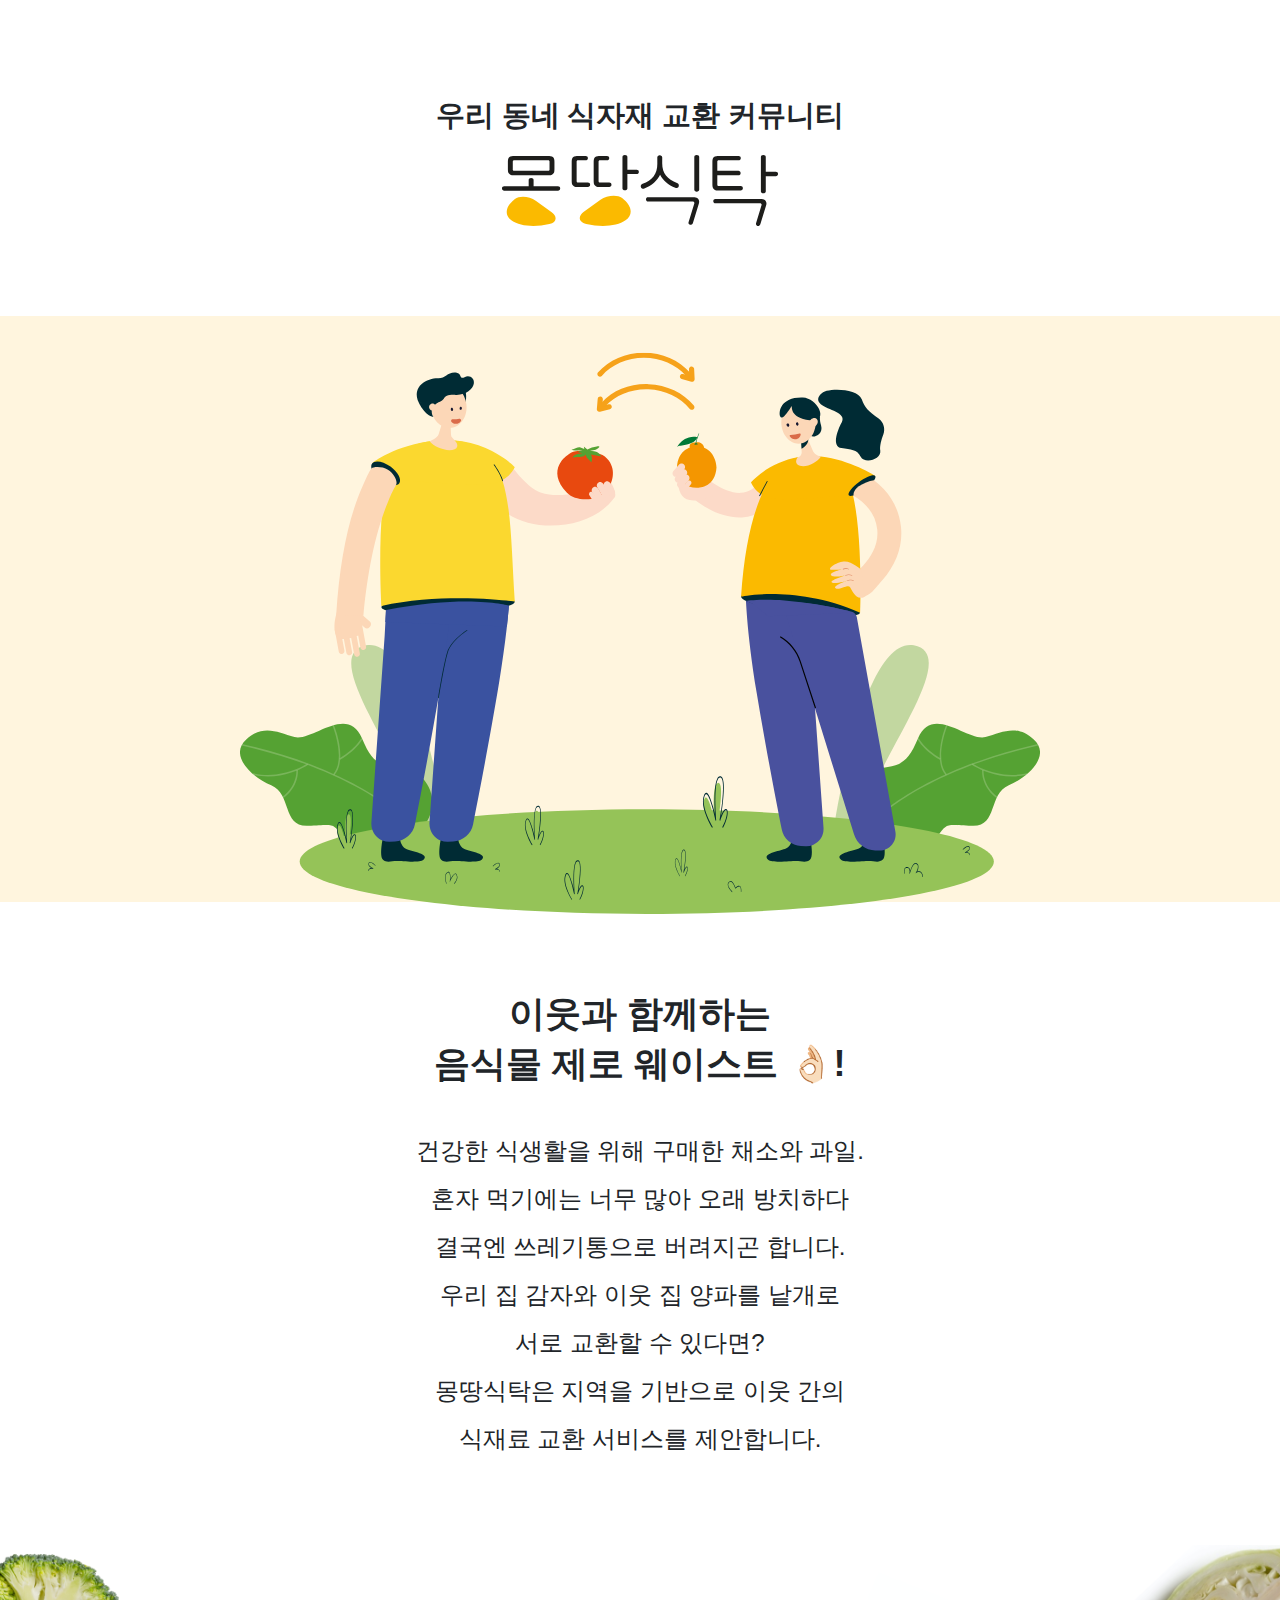
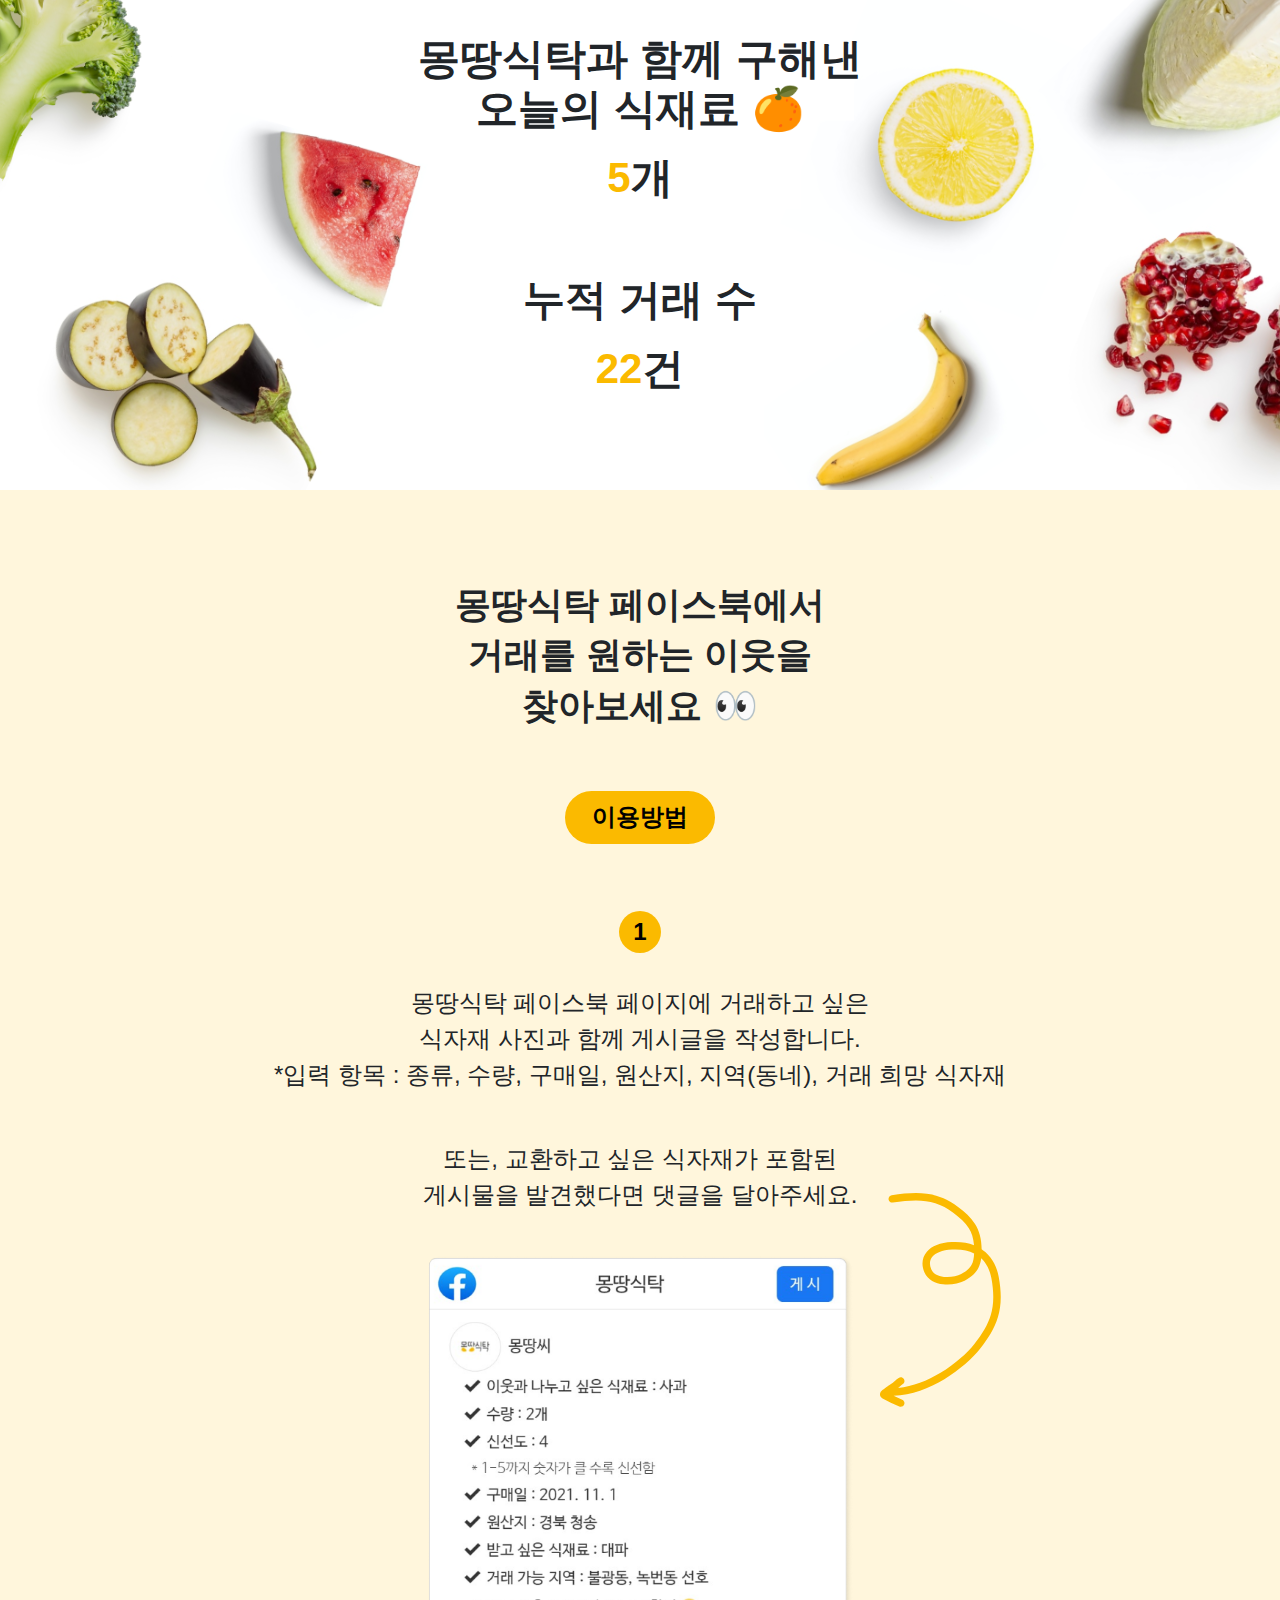
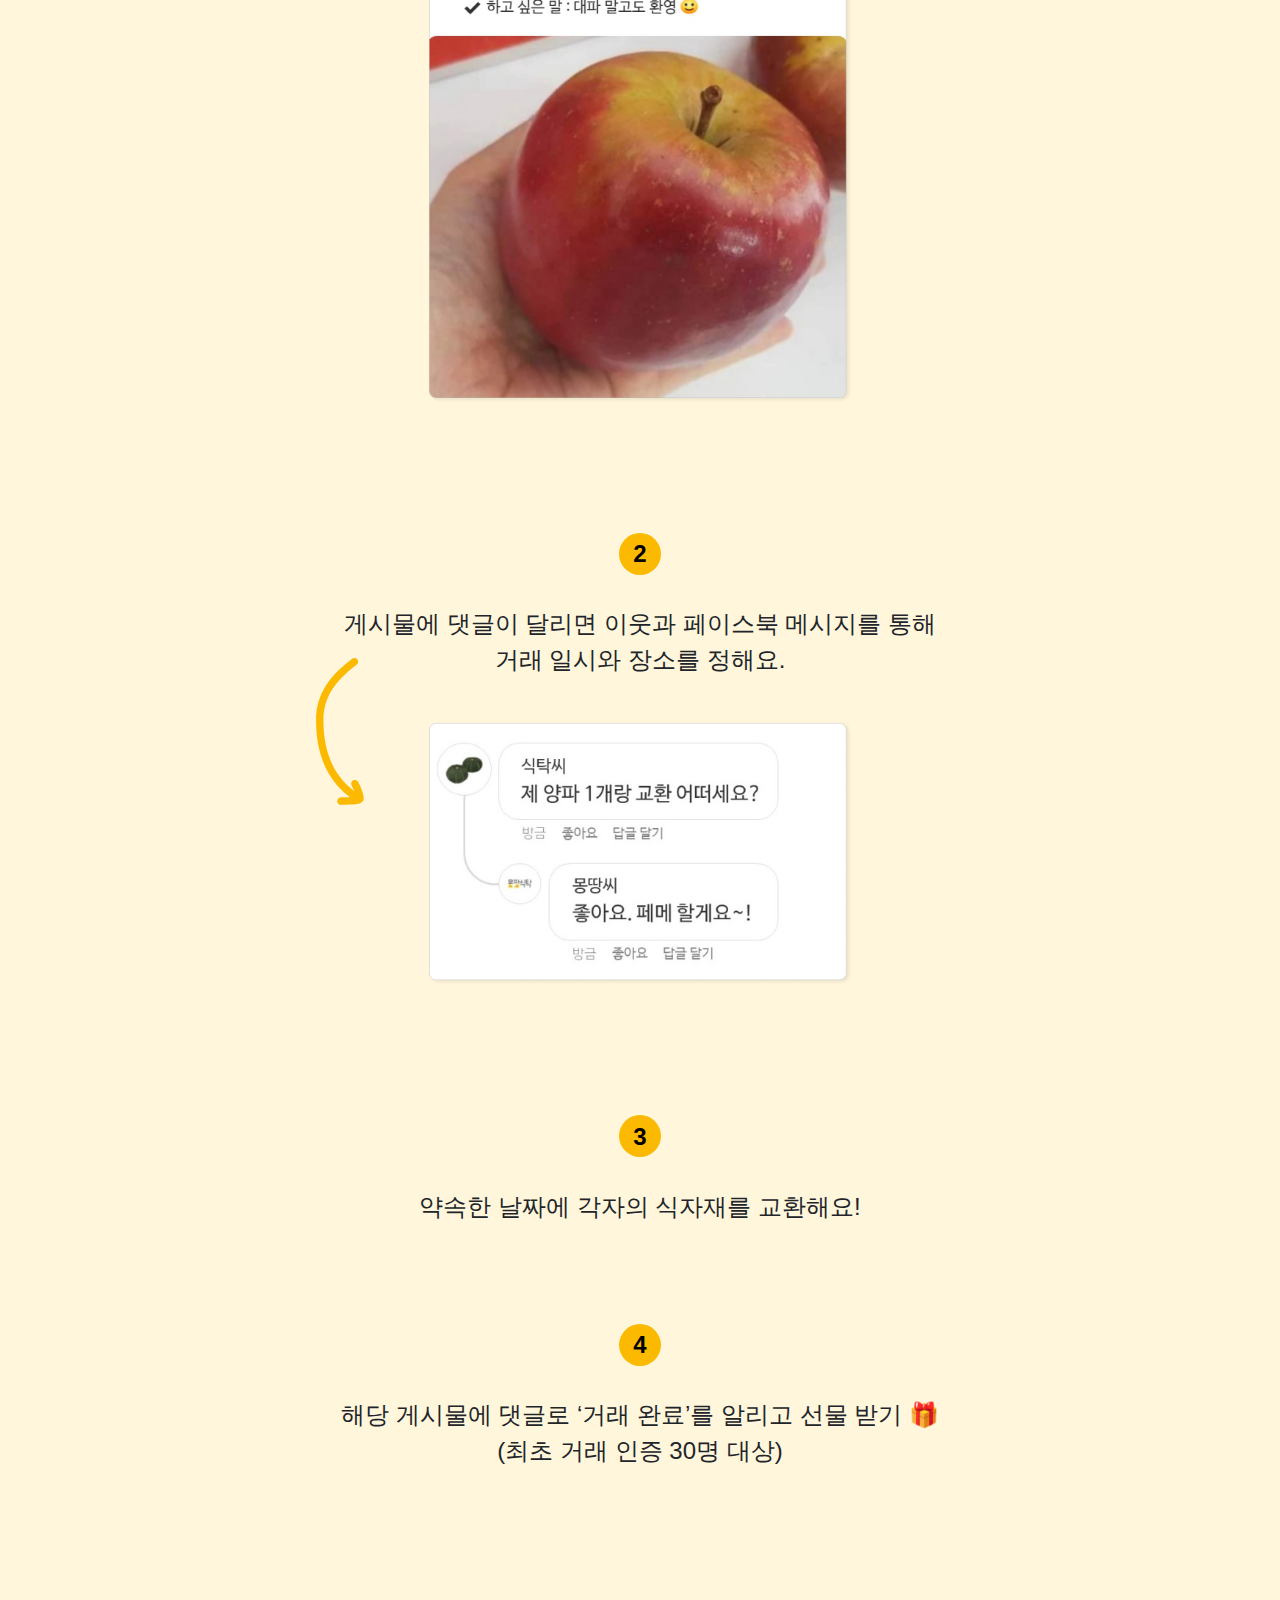
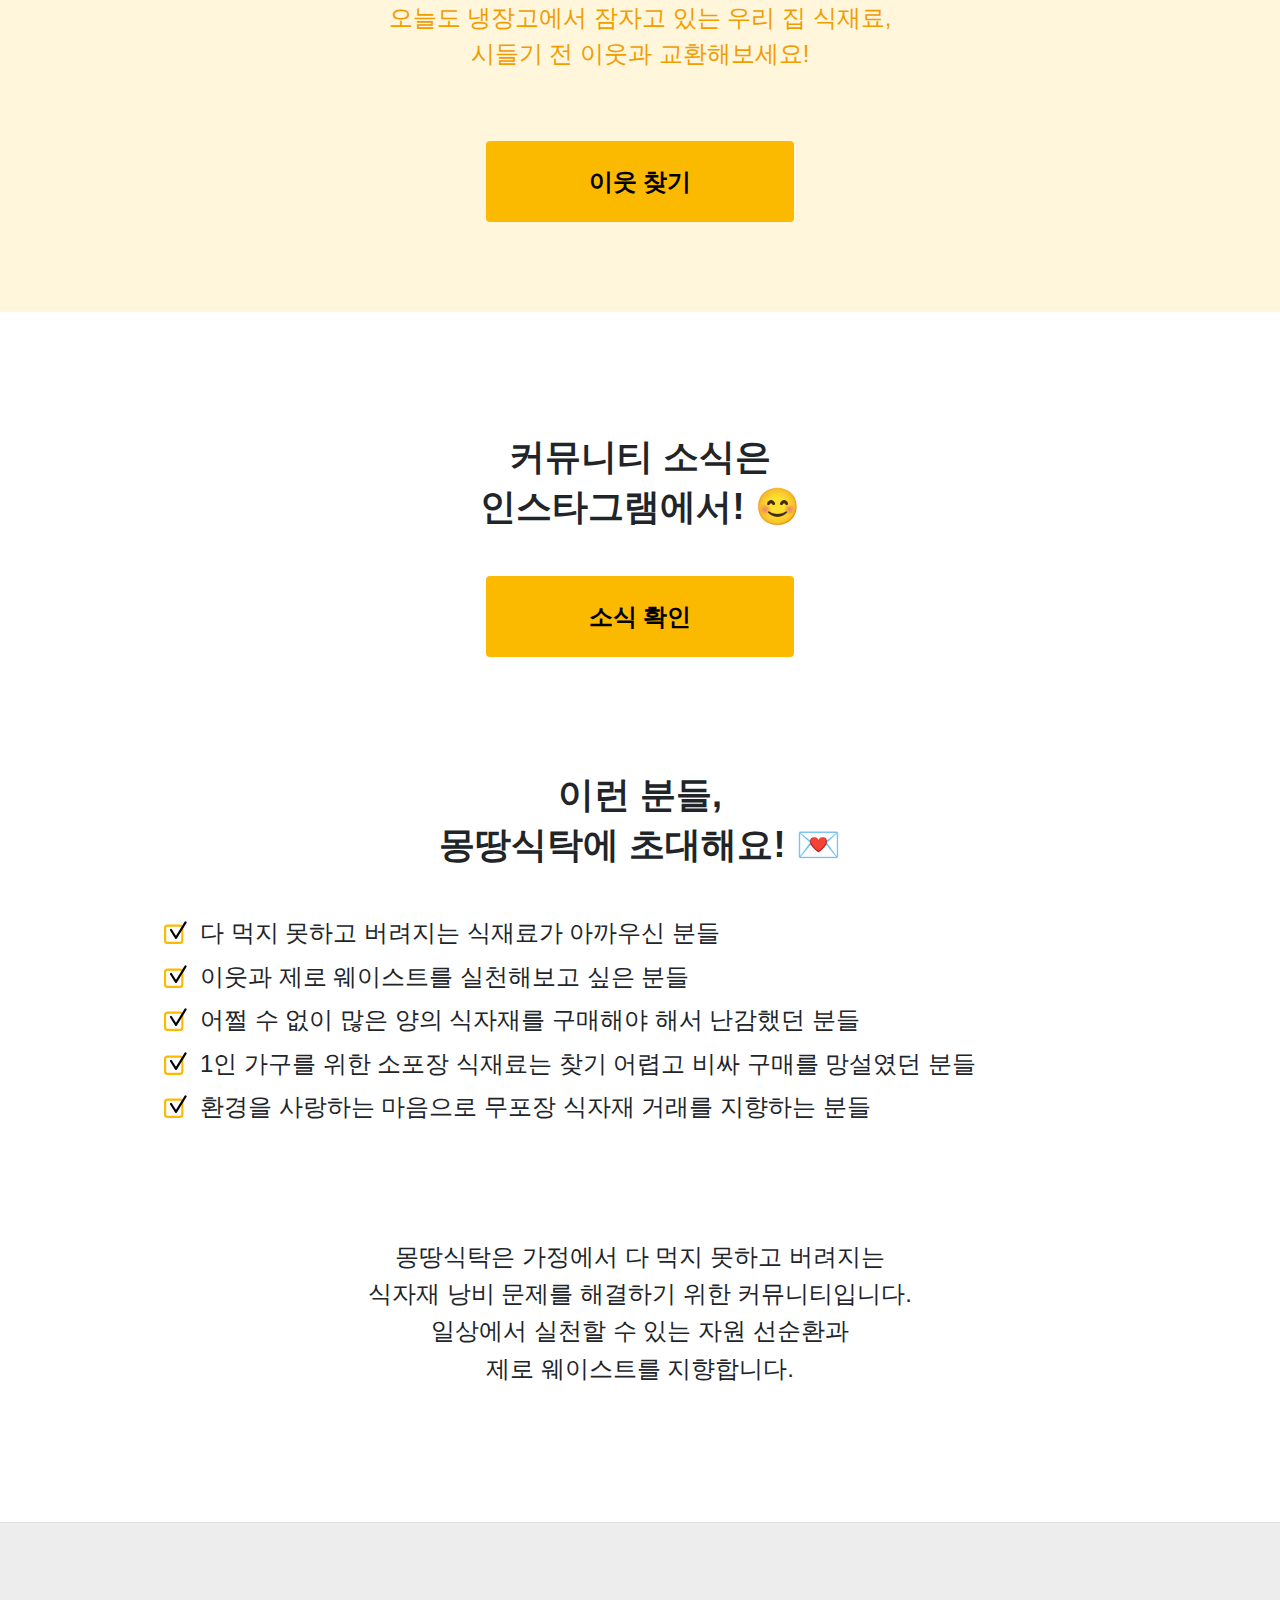
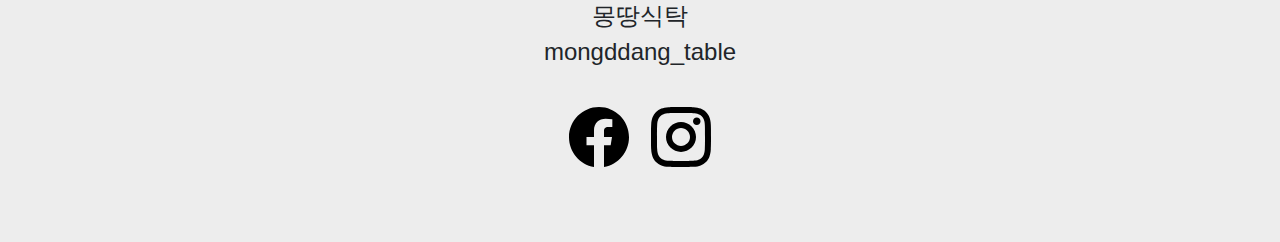
<file: index.html>
<!DOCTYPE html>
<html lang="ko">
<head>
    <title>몽땅식탁 - 우리 동네 식자재 교환 커뮤니티</title>
    <meta charset="utf-8">
    <meta name="viewport" content="width=device-width,initial-scale=1">
    <meta name="description" content="우리 동네 식자재 교환 커뮤니티">
    <meta name="keywords" content="몽땅식탁, 식자재">
    <meta http-equiv="X-UA-Compatible" content="IE=edge">
    <meta property="og:type" content="website">
    <meta property="og:title" content="몽땅식탁 - 우리 동네 식자재 교환 커뮤니티">
    <meta property="og:description" content="우리 동네 식자재 교환 커뮤니티">
    <meta property="og:image" content="https://mongddang.co.kr/img/summary.png">
    <meta property="og:url" content="https://mongddang.co.kr/">
    <meta property="twitter:url" content="https://mongddang.co.kr/">
    <meta property="twitter:image" content="https://mongddang.co.kr/img/summary.png">
    <meta property="twitter:card" content="summary">
    <meta property="twitter:title" content="몽땅식탁 - 우리 동네 식자재 교환 커뮤니티">
    <meta property="twitter:description" content="우리 동네 식자재 교환 커뮤니티">
	<link rel="canonical" href="https://mongddang.co.kr/">
    <link rel="icon" href="img/favicon.ico" />
    <link rel="stylesheet"
        href="https://cdnjs.cloudflare.com/ajax/libs/twitter-bootstrap/4.6.1/css/bootstrap.min.css" />
    <link rel="stylesheet" href="style.css" />
</head>
<body>
    <div class="app">
        <header>
            <div class="container">
                <h1>
                    <b>우리 동네 식자재 교환 커뮤니티</b>
                </h1>
                <img src="img/logo.svg" alt="대표 로고" />
            </div>
        </header>
        <div class="exchange">
            <img src="img/exchange.svg" alt="식자재 거래 일러스트" />
        </div>
        <div class="text">
            <div class="container">
                <h2>
                    <div>
                        <b>이웃과 함께하는</b>
                    </div>
                    <div>
                        <b>음식물 제로 웨이스트</b>
                        <span>👌🏻</span><b>!</b>
                    </div>
                </h2>
                <p>건강한 식생활을 위해 구매한 채소와 과일.</p>
                <p>혼자 먹기에는 너무 많아 오래 방치하다 </p>
                <p>결국엔 쓰레기통으로 버려지곤 합니다.</p>
                <p>우리 집 감자와 이웃 집 양파를 낱개로 </p>
                <p>서로 교환할 수 있다면? </p>
                <p>몽땅식탁은 지역을 기반으로 이웃 간의 </p>
                <p>식재료 교환 서비스를 제안합니다.</p>
            </div>
        </div>
        <div class="status">
            <h3>
                <div>
                    <b>몽땅식탁과 함께 구해낸</b>
                </div>
                <div class="mb-4">
                    <b>오늘의 식재료</b>
                    <span>🍊</span>
                </div>
                <b id="todayCount" class="color-point">0</b><b>개</b>
            </h3>
            <h3>
                <div class="mb-4">
                    <b>누적 거래 수</b>
                </div>
                <b id="totalCount" class="color-point">0</b><b>건</b>
            </h3>
        </div>
        <div class="sns">
            <h4>
                <div>
                    <b>몽땅식탁 페이스북에서</b>
                </div>
                <div>
                    <b>거래를 원하는 이웃을</b>
                </div>
                <div>
                    <b>찾아보세요</b>
                    <span>👀</span>
                </div>
            </h4>
            <button class="btn btn-point default">이용방법</button>
            <div class="part apple">
                <button class="btn btn-point number default">1</button>
                <div class="desc">
                    <div class="wrapper">
                        <div>몽땅식탁 페이스북 페이지에 거래하고 싶은</div>
                        <div>식자재 사진과 함께 게시글을 작성합니다.</div>
                        <div>*입력 항목 : 종류, 수량, 구매일, 원산지, 지역(동네), 거래 희망 식자재</div>
                        <p><br /></p>
                        <div>또는, 교환하고 싶은 식자재가 포함된</div>
                        <div>게시물을 발견했다면 댓글을 달아주세요.</div>
                    </div>
                    <div class="arrow d-none d-md-block">
                        <img src="img/arrow1.svg" alt="화살표" />
                    </div>
                    <div class="img">
                        <img src="img/apple.png" alt="사과 거래" />
                    </div>
                </div>
            </div>
            <div class="part onion">
                <button class="btn btn-point number default">2</button>
                <div class="desc">
                    <div class="wrapper">
                        <div>게시물에 댓글이 달리면 이웃과 페이스북 메시지를 통해 <br class="d-none d-md-block" />거래 일시와 장소를 정해요.</div>
                    </div>
                    <div class="arrow d-none d-md-block">
                        <img src="img/arrow2.svg" alt="화살표" />
                    </div>
                    <div class="img">
                        <img src="img/onion.png" alt="양파 거래" />
                    </div>
                </div>
            </div>
            <div class="part">
                <button class="btn btn-point number default">3</button>
                <div class="desc">
                    <div class="wrapper">약속한 날짜에 각자의 식자재를 교환해요!</div>
                </div>
            </div>
            <div class="part">
                <button class="btn btn-point number default">4</button>
                <div class="desc">
                    <div class="wrapper">
                        <div>해당 게시물에 댓글로 ‘거래 완료’를 알리고 선물 받기 🎁</div>
                        <div>(최초 거래 인증 30명 대상)</div>
                    </div>
                </div>
            </div>
            <div class="part last color-f19d00">
                <div class="desc">
                    <div class="wrapper">
                        오늘도 냉장고에서 잠자고 있는 우리 집 식재료,
                        <br class="d-none d-sm-block" />
                        시들기 전 이웃과 교환해보세요!
                    </div>
                </div>
            </div>
            <a class="btn btn-point rect" href="https://www.facebook.com/groups/mongddang" rel="noopener"
                target="_blank">이웃 찾기</a>
        </div>
        <div class="community">
            <div class="part">
                <h5>
                    <div>
                        <b>커뮤니티 소식은</b>
                    </div>
                    <div>
                        <b>인스타그램에서!</b>
                        <span>😊</span>
                    </div>
                </h5>
                <a class="btn btn-point rect" href="https://www.instagram.com/mongddang_table/" rel="noopener"
                    target="_blank">소식 확인</a>
            </div>
            <div class="part">
                <h5>
                    <div>
                        <b>이런 분들,</b>
                    </div>
                    <div>
                        <b>몽땅식탁에 초대해요!</b>
                        <span>💌</span>
                    </div>
                </h5>
                <ul>
                    <li>다 먹지 못하고 버려지는 식재료가 아까우신 분들</li>
                    <li>이웃과 제로 웨이스트를 실천해보고 싶은 분들</li>
                    <li>어쩔 수 없이 많은 양의 식자재를 구매해야 해서 난감했던 분들</li>
                    <li>1인 가구를 위한 소포장 식재료는 찾기 어렵고 비싸 구매를 망설였던 분들</li>
                    <li>환경을 사랑하는 마음으로 무포장 식자재 거래를 지향하는 분들</li>
                </ul>
            </div>
        </div>
        <div class="intro">
            몽땅식탁은 가정에서 다 먹지 못하고 버려지는
            <br class="d-none d-sm-block" />
            식자재 낭비 문제를 해결하기 위한 커뮤니티입니다.
            <br class="d-none d-sm-block" />
            일상에서 실천할 수 있는 자원 선순환과
            <br class="d-none d-sm-block" />
            제로 웨이스트를 지향합니다.
        </div>
        <footer>
            <div>몽땅식탁</div>
            <div>mongddang_table</div>
            <div class="links">
                <a href="https://www.facebook.com/groups/mongddang" target="_blank" rel="noopener">
                    <img src="img/facebook.svg" alt="페이스북" />
                </a>
                <a href="https://www.instagram.com/mongddang_table/" target="_blank" rel="noopener">
                    <img src="img/instagram.svg" alt="인스타그램" />
                </a>
            </div>
        </footer>
    </div>
    <script src="https://code.jquery.com/jquery-2.2.4.min.js"></script>
    <script src="script.js"></script>
</body>
</html>
</file>
<file: style.css>
html {
  font-size: 14px;
}

.app {
  text-align: center;
  font-size: 1.125rem;
}

.app img {
  max-width: 100%;
}

.app .default {
  cursor: default !important;
  -webkit-box-shadow: none !important;
          box-shadow: none !important;
}

.app .color-point {
  color: #fbba00;
}

.app .color-f19d00 {
  color: #f19d00;
}

.app .btn-point {
  background: #fbba00;
  color: #000;
  border-radius: 3rem;
  font-size: 2rem;
  font-weight: 700;
  padding: 0;
  height: 4.375rem;
  line-height: calc(4.375rem - 2px);
  width: 12.5rem;
}

.app .btn-point.rect {
  border-radius: 4px;
  padding: 0 4.875rem;
  height: 6.75rem;
  line-height: calc(6.75rem - 2px);
  max-width: 25.6875rem;
  width: 100%;
}

.app h1, .app h2, .app h3, .app h4, .app h5, .app h6 {
  line-height: 4.2rem;
  font-size: 3rem;
}

.app header {
  padding: 7.5rem 0;
}

.app header h1 {
  font-size: 2.375rem;
  margin-bottom: 15px;
  font-weight: normal;
}

.app header img {
  height: 5.875rem;
}

.app .exchange {
  background: #fff5de;
  padding-top: 2rem;
  margin-bottom: 1rem;
}

.app .exchange img {
  max-height: 46.8125rem;
  position: relative;
  top: 1rem;
}

.app .text {
  padding: 6.25rem 0.9375rem;
  font-size: 2rem;
}

.app .text h2 {
  padding-bottom: 3.125rem;
}

.app .status {
  padding: 7.5rem 0;
  background-image: url(img/vegetables.png);
  background-size: cover;
  background-position: center;
}

.app .status h3 {
  font-size: 3.5rem;
}

.app .status h3:last-child {
  margin-top: 6rem;
}

.app .sns {
  padding: 7.5rem 0;
  background: #fff6dc;
}

.app .sns h4 {
  margin-bottom: 5rem;
}

.app .sns .part {
  padding-top: 5.625rem;
}

.app .sns .part button.number {
  padding: 0;
  width: 3.5rem;
  height: 3.5rem;
  line-height: 3.125rem;
  border: 0;
  border-radius: 50%;
  font-size: 2rem;
}

.app .sns .part .desc {
  font-size: 2rem;
  padding: 2.625rem 0;
}

.app .sns .part .desc > .wrapper {
  padding: 0 0.625rem;
}

.app .sns .part .desc > .arrow {
  position: relative;
  padding-top: 1rem;
}

.app .sns .part .desc > .arrow img {
  position: absolute;
}

.app .sns .part .desc > .img {
  padding: 2.5rem 3.125rem;
}

.app .sns .part .desc > .img img {
  max-width: 35.5rem;
}

.app .sns .part.apple .desc > .arrow img {
  top: -20px;
  left: 50%;
  margin-left: 20rem;
  width: 10.10375rem;
}

.app .sns .part.onion .desc > .arrow img {
  top: -20px;
  left: 50%;
  margin-left: -27rem;
  width: 4rem;
}

.app .sns .part.last {
  font-size: 2rem;
  padding-bottom: 3.125rem;
}

.app .community {
  padding: 10rem 0 0 0;
}

.app .community .part {
  padding-bottom: 9.375rem;
}

.app .community .part h5 {
  padding-bottom: 3.125rem;
}

.app .community .part ul {
  list-style: none;
  padding: 0;
  max-width: 1000px;
  margin: 0 auto;
  text-align: left;
  font-size: 2rem;
  padding-left: 2rem;
  padding-right: 0.9375rem;
}

.app .community .part ul li {
  margin-top: 0.625rem;
  padding-left: 3rem;
  position: relative;
  background-image: url(./img/checkbox.svg);
  background-size: 1.875rem 1.875rem;
  background-position: 0 0.5rem;
  background-repeat: no-repeat;
}

.app .intro {
  padding-left: 0.9375rem;
  padding-right: 0.9375rem;
  padding-bottom: 11.25rem;
  font-size: 2rem;
  line-height: 3.10375rem;
}

.app footer {
  background: #ededed;
  border-top: 1px solid #dedede;
  padding: 6.25rem 0;
  font-size: 2rem;
}

.app footer .links {
  padding-top: 3.125rem;
}

.app footer .links a {
  display: inline-block;
  padding: 0 0.625rem;
}

.app footer .links a img {
  width: 5rem;
  height: 5rem;
}

@media (max-width: 1600px) {
  html {
    font-size: 12px;
  }
}

@media (max-width: 1199px) {
  html {
    font-size: 8px;
  }
  .app .status {
    background: #fff6dc;
  }
  .app .sns {
    background: none;
  }
}
/*# sourceMappingURL=style.css.map */
</file>
